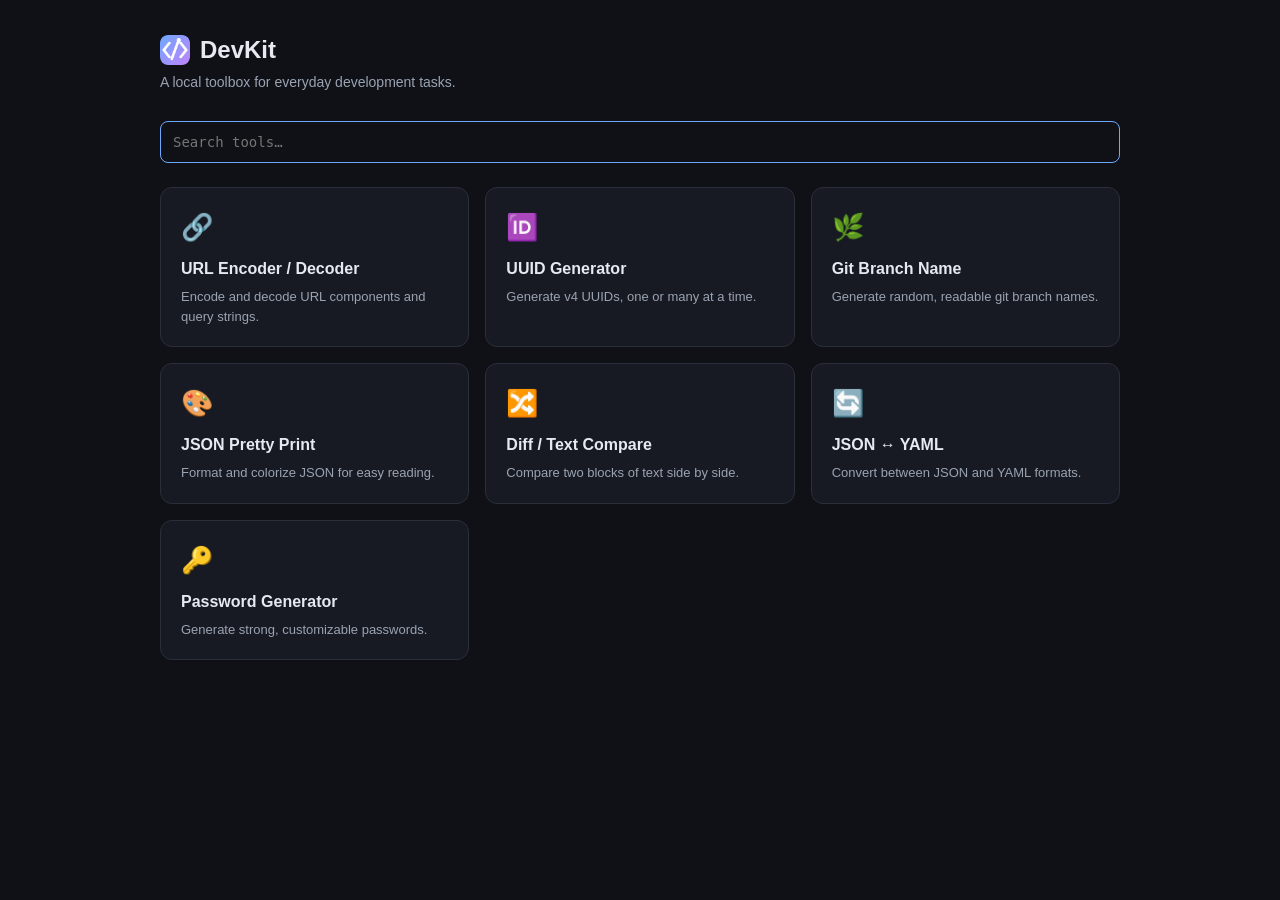
<file: dev-tools/index.html>
<!DOCTYPE html>
<html lang="en">
<head>
  <meta charset="UTF-8" />
  <meta name="viewport" content="width=device-width, initial-scale=1.0" />
  <title>DevKit</title>
  <link rel="stylesheet" href="styles.css" />
</head>
<body>
  <div class="container">
    <header class="site-header">
      <div>
        <h1 class="site-title"><img class="logo-img" src="../icons/icon-48.png" alt="DevKit" /> DevKit</h1>
        <p class="subtitle">A local toolbox for everyday development tasks.</p>
      </div>
    </header>

    <input type="text" id="search" class="search-box" placeholder="Search tools…" autofocus />

    <div class="tool-grid" id="grid">
      <a class="tool-card" href="tools/url-encoder.html" data-name="url encoder decoder percent encode">
        <div class="icon">🔗</div>
        <h3>URL Encoder / Decoder</h3>
        <p>Encode and decode URL components and query strings.</p>
      </a>

      <a class="tool-card" href="tools/uuid-generator.html" data-name="uuid guid generator unique id">
        <div class="icon">🆔</div>
        <h3>UUID Generator</h3>
        <p>Generate v4 UUIDs, one or many at a time.</p>
      </a>

      <a class="tool-card" href="tools/branch-name.html" data-name="git branch name generator random">
        <div class="icon">🌿</div>
        <h3>Git Branch Name</h3>
        <p>Generate random, readable git branch names.</p>
      </a>

      <a class="tool-card" href="tools/json-pretty.html" data-name="json pretty print format colors beautify">
        <div class="icon">🎨</div>
        <h3>JSON Pretty Print</h3>
        <p>Format and colorize JSON for easy reading.</p>
      </a>

      <a class="tool-card" href="tools/diff.html" data-name="diff text compare side by side changes">
        <div class="icon">🔀</div>
        <h3>Diff / Text Compare</h3>
        <p>Compare two blocks of text side by side.</p>
      </a>

      <a class="tool-card" href="tools/json-yaml.html" data-name="json yaml converter convert">
        <div class="icon">🔄</div>
        <h3>JSON ↔ YAML</h3>
        <p>Convert between JSON and YAML formats.</p>
      </a>

      <a class="tool-card" href="tools/password.html" data-name="password generator random secure">
        <div class="icon">🔑</div>
        <h3>Password Generator</h3>
        <p>Generate strong, customizable passwords.</p>
      </a>
    </div>
  </div>

  <script src="index.js"></script>
</body>
</html>
</file>
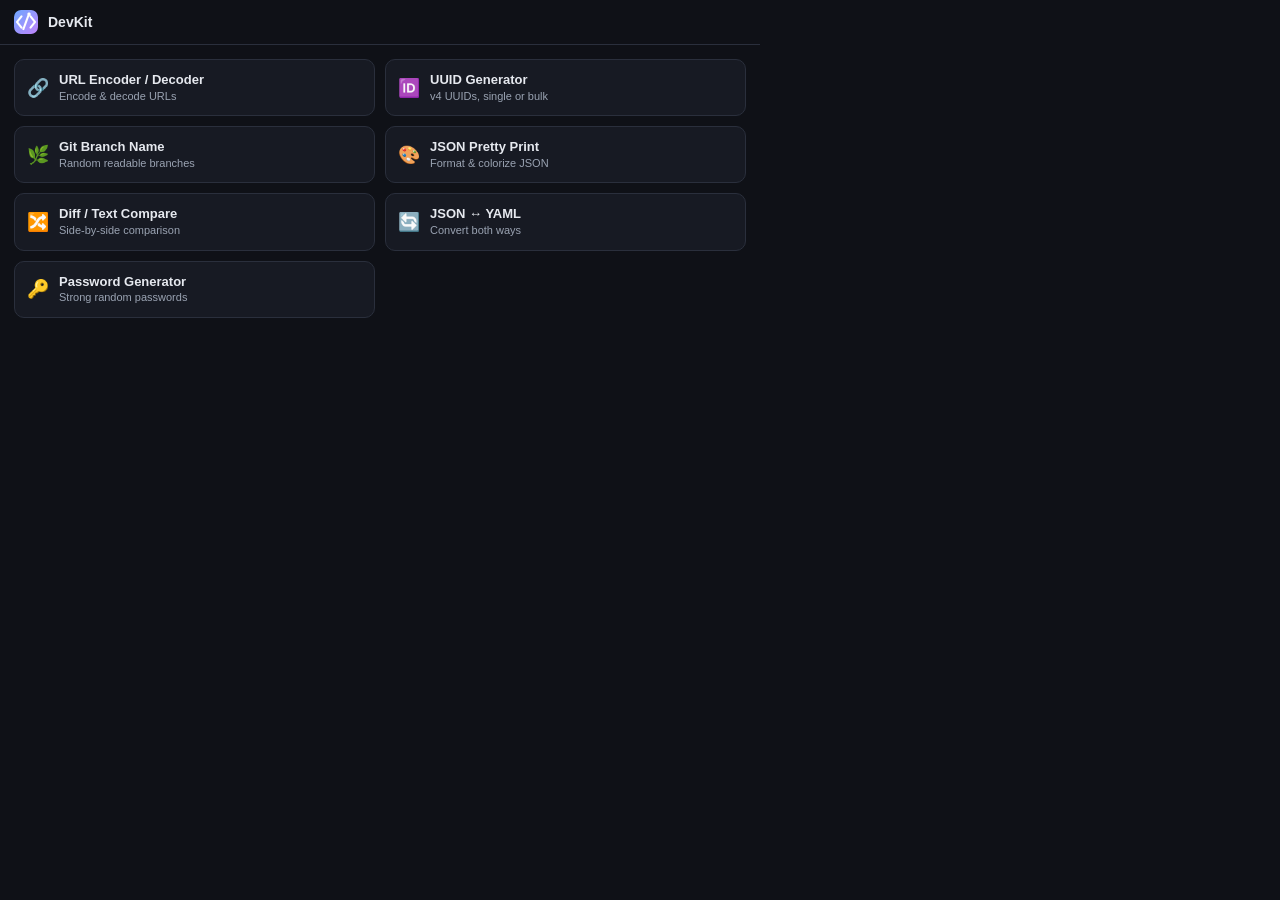
<file: popup.html>
<!DOCTYPE html>
<html lang="en">
<head>
  <meta charset="UTF-8" />
  <meta name="viewport" content="width=device-width, initial-scale=1.0" />
  <title>DevKit</title>
  <style>
    :root {
      --bg: #0f1117;
      --panel: #171a23;
      --panel-2: #1e222d;
      --border: #2a2f3c;
      --text: #e6e9ef;
      --muted: #9aa3b2;
      --accent: #6ea8fe;
      --purple: #c084fc;
    }
    * { box-sizing: border-box; }
    html, body { margin: 0; }
    body {
      width: 760px;
      height: 560px;
      font-family: -apple-system, "Segoe UI", Roboto, sans-serif;
      background: var(--bg);
      color: var(--text);
      display: flex;
      flex-direction: column;
      overflow: hidden;
    }

    /* Top bar */
    .bar {
      display: flex;
      align-items: center;
      gap: 10px;
      padding: 10px 14px;
      border-bottom: 1px solid var(--border);
      flex: none;
      background: var(--bg);
    }
    .logo-img {
      width: 24px; height: 24px;
      border-radius: 7px;
      display: block;
    }
    .bar h1 { margin: 0; font-size: 14px; font-weight: 700; }
    .back {
      display: none;
      align-items: center;
      gap: 5px;
      background: var(--panel-2);
      border: 1px solid var(--border);
      color: var(--text);
      border-radius: 7px;
      padding: 5px 10px;
      font-size: 12px;
      cursor: pointer;
    }
    .back:hover { border-color: var(--accent); }
    .bar .spacer { flex: 1; }

    /* Views */
    .view { flex: 1; min-height: 0; }
    #listView {
      overflow-y: auto;
      padding: 14px;
    }
    .grid {
      display: grid;
      grid-template-columns: repeat(2, 1fr);
      gap: 10px;
    }
    .tool {
      display: flex;
      align-items: center;
      gap: 10px;
      text-align: left;
      background: var(--panel);
      border: 1px solid var(--border);
      border-radius: 10px;
      color: var(--text);
      padding: 12px;
      font-size: 13px;
      cursor: pointer;
      transition: background .12s ease, border-color .12s ease, transform .12s ease;
    }
    .tool:hover { background: var(--panel-2); border-color: var(--accent); transform: translateY(-2px); }
    .tool .ico { font-size: 18px; width: 22px; text-align: center; }
    .tool .label { font-weight: 600; }
    .tool .desc { color: var(--muted); font-size: 11px; font-weight: 400; }
    .tool .txt { display: flex; flex-direction: column; line-height: 1.3; }

    /* Tool frame */
    #frameView { display: none; }
    #frameView.active { display: block; }
    #listView.hidden { display: none; }
    iframe {
      width: 100%;
      height: 100%;
      border: 0;
      display: block;
    }
  </style>
</head>
<body>
  <div class="bar">
    <button class="back" id="backBtn">← Back</button>
    <img class="logo-img" id="logoImg" src="icons/icon-48.png" alt="DevKit" />
    <h1 id="title">DevKit</h1>
    <span class="spacer"></span>
  </div>

  <div class="view" id="listView">
    <div class="grid">
      <button class="tool" data-page="dev-tools/tools/url-encoder.html" data-title="URL Encoder / Decoder" data-icon="🔗">
        <span class="ico">🔗</span>
        <span class="txt"><span class="label">URL Encoder / Decoder</span><span class="desc">Encode & decode URLs</span></span>
      </button>
      <button class="tool" data-page="dev-tools/tools/uuid-generator.html" data-title="UUID Generator" data-icon="🆔">
        <span class="ico">🆔</span>
        <span class="txt"><span class="label">UUID Generator</span><span class="desc">v4 UUIDs, single or bulk</span></span>
      </button>
      <button class="tool" data-page="dev-tools/tools/branch-name.html" data-title="Git Branch Name" data-icon="🌿">
        <span class="ico">🌿</span>
        <span class="txt"><span class="label">Git Branch Name</span><span class="desc">Random readable branches</span></span>
      </button>
      <button class="tool" data-page="dev-tools/tools/json-pretty.html" data-title="JSON Pretty Print" data-icon="🎨">
        <span class="ico">🎨</span>
        <span class="txt"><span class="label">JSON Pretty Print</span><span class="desc">Format & colorize JSON</span></span>
      </button>
      <button class="tool" data-page="dev-tools/tools/diff.html" data-title="Diff / Text Compare" data-icon="🔀">
        <span class="ico">🔀</span>
        <span class="txt"><span class="label">Diff / Text Compare</span><span class="desc">Side-by-side comparison</span></span>
      </button>
      <button class="tool" data-page="dev-tools/tools/json-yaml.html" data-title="JSON ↔ YAML" data-icon="🔄">
        <span class="ico">🔄</span>
        <span class="txt"><span class="label">JSON ↔ YAML</span><span class="desc">Convert both ways</span></span>
      </button>
      <button class="tool" data-page="dev-tools/tools/password.html" data-title="Password Generator" data-icon="🔑">
        <span class="ico">🔑</span>
        <span class="txt"><span class="label">Password Generator</span><span class="desc">Strong random passwords</span></span>
      </button>
    </div>
  </div>

  <div class="view" id="frameView">
    <iframe id="frame" title="tool"></iframe>
  </div>

  <script src="popup.js"></script>
</body>
</html>
</file>
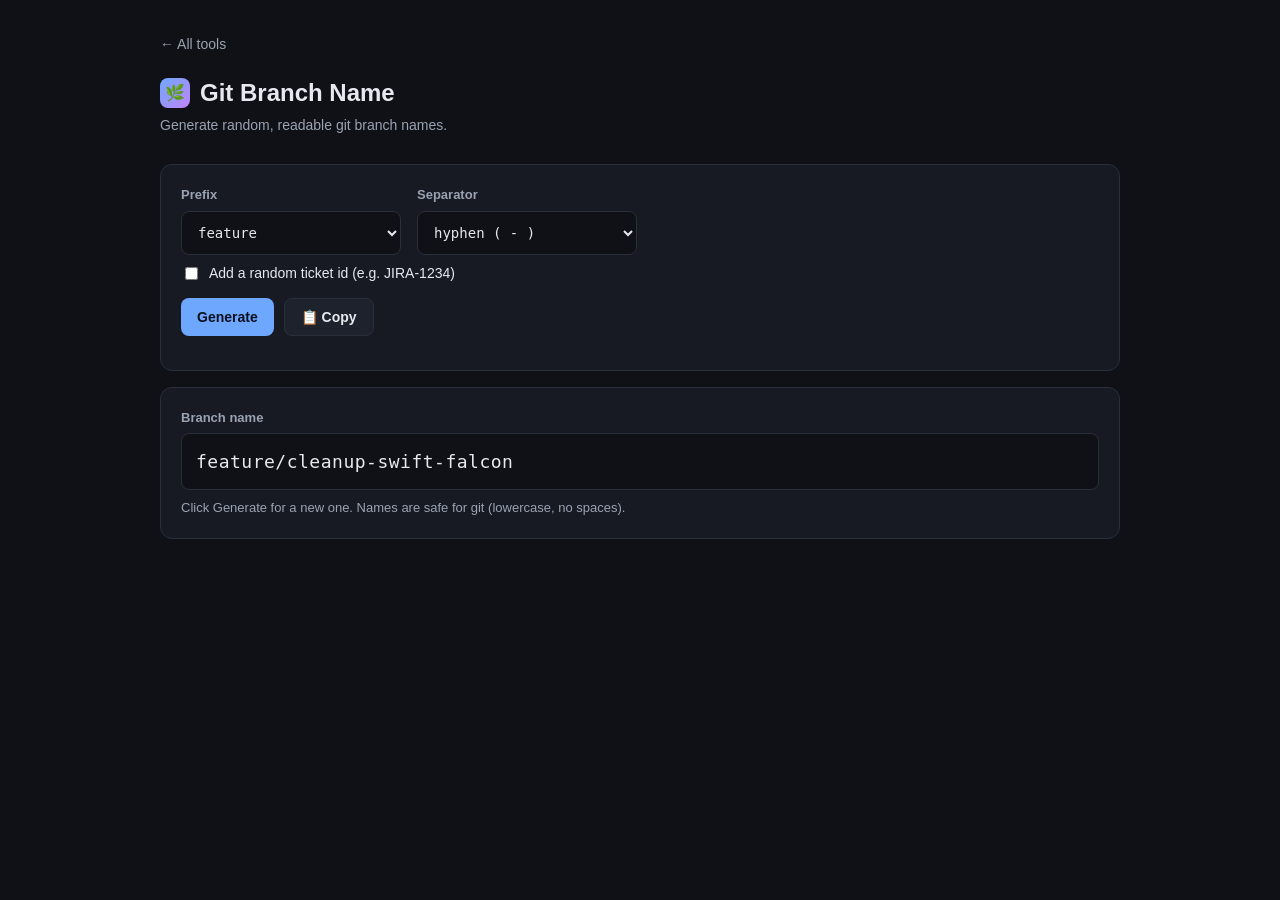
<file: dev-tools/tools/branch-name.html>
<!DOCTYPE html>
<html lang="en">
<head>
  <meta charset="UTF-8" />
  <meta name="viewport" content="width=device-width, initial-scale=1.0" />
  <title>Git Branch Name Generator — Dev Tools</title>
  <link rel="stylesheet" href="../styles.css" />
</head>
<body>
  <div class="container">
    <a class="back-link" href="../index.html">← All tools</a>
    <header class="site-header">
      <div>
        <h1 class="site-title"><span class="logo">🌿</span> Git Branch Name</h1>
        <p class="subtitle">Generate random, readable git branch names.</p>
      </div>
    </header>

    <div class="panel">
      <div class="row">
        <div class="col" style="flex:0 1 220px;">
          <label class="field-label" for="type">Prefix</label>
          <select id="type">
            <option value="feature">feature</option>
            <option value="fix">fix</option>
            <option value="chore">chore</option>
            <option value="hotfix">hotfix</option>
            <option value="refactor">refactor</option>
            <option value="docs">docs</option>
            <option value="test">test</option>
            <option value="">(none)</option>
          </select>
        </div>
        <div class="col" style="flex:0 1 220px;">
          <label class="field-label" for="sep">Separator</label>
          <select id="sep">
            <option value="-">hyphen ( - )</option>
            <option value="_">underscore ( _ )</option>
          </select>
        </div>
      </div>
      <div class="checkbox-row">
        <input type="checkbox" id="ticket" />
        <label for="ticket">Add a random ticket id (e.g. JIRA-1234)</label>
      </div>
      <div class="btn-row">
        <button class="btn" id="genBtn">Generate</button>
        <button class="btn secondary" id="copyBtn">📋 Copy</button>
      </div>
    </div>

    <div class="panel">
      <label class="field-label">Branch name</label>
      <div class="output mono-big" id="output"></div>
      <div class="hint">Click Generate for a new one. Names are safe for git (lowercase, no spaces).</div>
    </div>
  </div>

  <script src="common.js"></script>
  <script src="branch-name.js"></script>
</body>
</html>
</file>
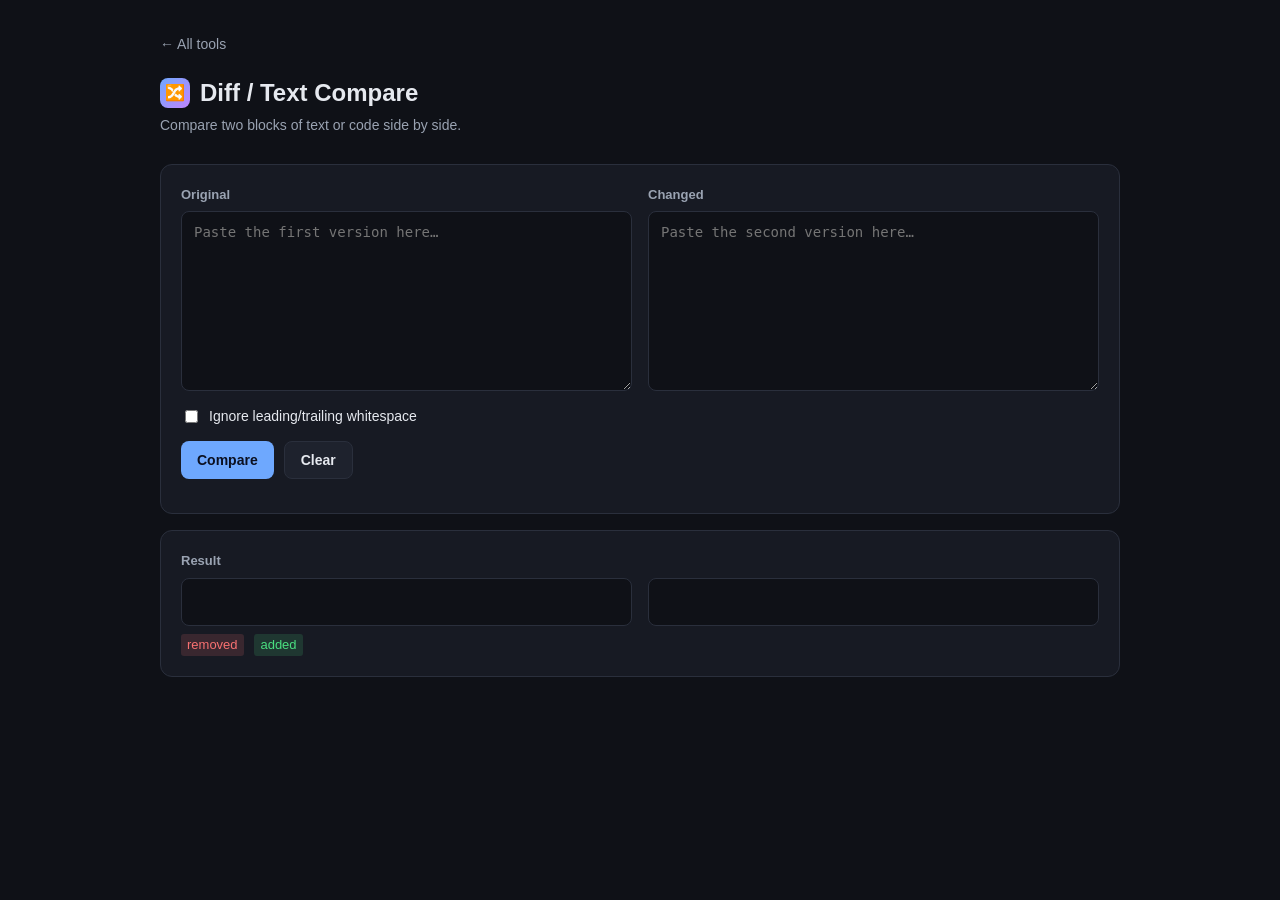
<file: dev-tools/tools/diff.html>
<!DOCTYPE html>
<html lang="en">
<head>
  <meta charset="UTF-8" />
  <meta name="viewport" content="width=device-width, initial-scale=1.0" />
  <title>Diff / Text Compare — Dev Tools</title>
  <link rel="stylesheet" href="../styles.css" />
</head>
<body>
  <div class="container">
    <a class="back-link" href="../index.html">← All tools</a>
    <header class="site-header">
      <div>
        <h1 class="site-title"><span class="logo">🔀</span> Diff / Text Compare</h1>
        <p class="subtitle">Compare two blocks of text or code side by side.</p>
      </div>
    </header>

    <div class="panel">
      <div class="row">
        <div class="col">
          <label class="field-label" for="left">Original</label>
          <textarea id="left" placeholder="Paste the first version here…"></textarea>
        </div>
        <div class="col">
          <label class="field-label" for="right">Changed</label>
          <textarea id="right" placeholder="Paste the second version here…"></textarea>
        </div>
      </div>
      <div class="checkbox-row">
        <input type="checkbox" id="ignoreWs" />
        <label for="ignoreWs">Ignore leading/trailing whitespace</label>
      </div>
      <div class="btn-row">
        <button class="btn" id="compareBtn">Compare</button>
        <button class="btn secondary" id="clearBtn">Clear</button>
      </div>
    </div>

    <div class="panel">
      <label class="field-label">Result</label>
      <div class="hint" id="summary"></div>
      <div class="row">
        <div class="col">
          <div class="output" id="outLeft" style="font-size:13px;"></div>
        </div>
        <div class="col">
          <div class="output" id="outRight" style="font-size:13px;"></div>
        </div>
      </div>
      <div class="hint">
        <span class="diff-line diff-removed" style="display:inline-block;">removed</span>
        &nbsp;
        <span class="diff-line diff-added" style="display:inline-block;">added</span>
      </div>
    </div>
  </div>

  <script src="common.js"></script>
  <script src="diff.js"></script>
</body>
</html>
</file>
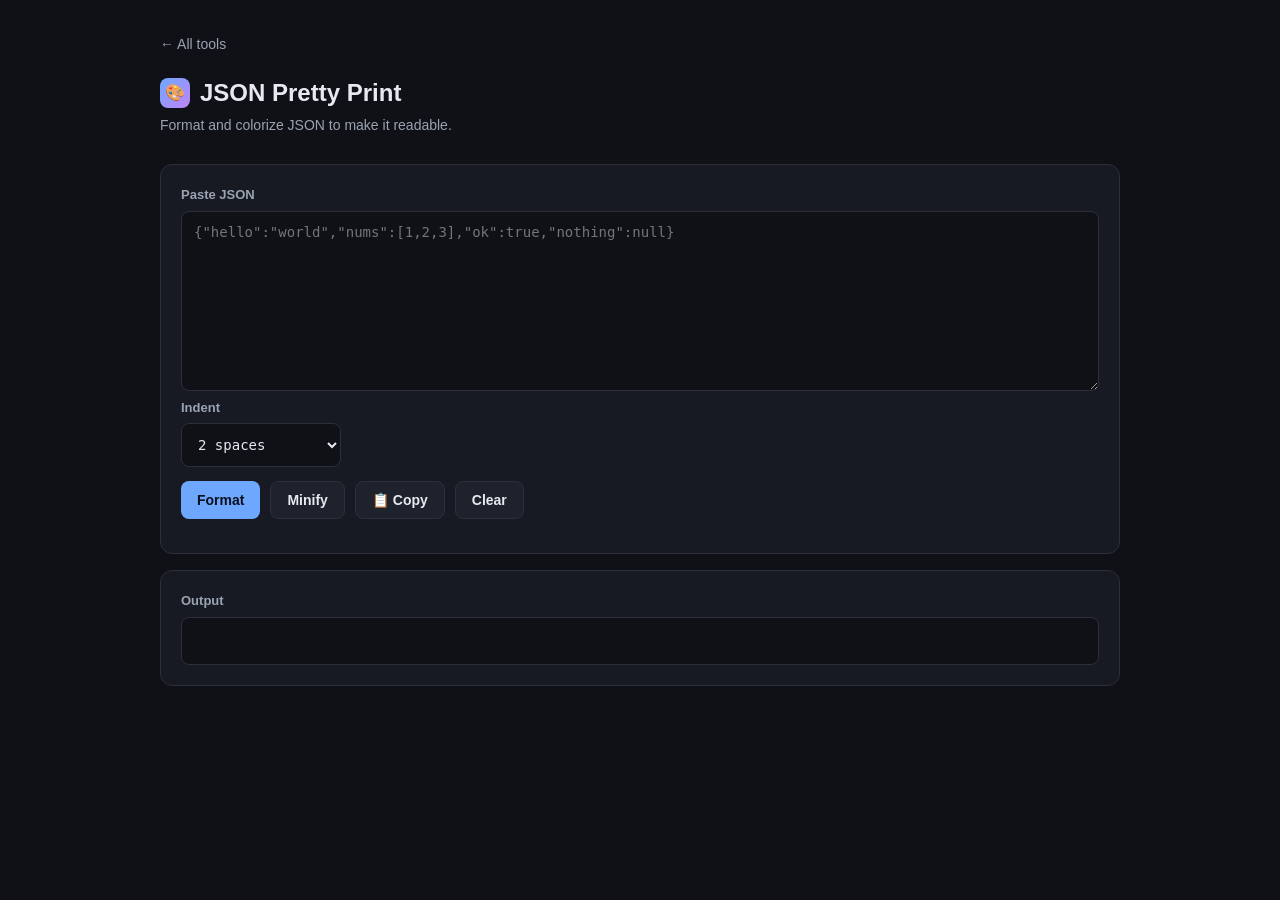
<file: dev-tools/tools/json-pretty.html>
<!DOCTYPE html>
<html lang="en">
<head>
  <meta charset="UTF-8" />
  <meta name="viewport" content="width=device-width, initial-scale=1.0" />
  <title>JSON Pretty Print — Dev Tools</title>
  <link rel="stylesheet" href="../styles.css" />
</head>
<body>
  <div class="container">
    <a class="back-link" href="../index.html">← All tools</a>
    <header class="site-header">
      <div>
        <h1 class="site-title"><span class="logo">🎨</span> JSON Pretty Print</h1>
        <p class="subtitle">Format and colorize JSON to make it readable.</p>
      </div>
    </header>

    <div class="panel">
      <label class="field-label" for="input">Paste JSON</label>
      <textarea id="input" placeholder='{"hello":"world","nums":[1,2,3],"ok":true,"nothing":null}'></textarea>
      <div class="row">
        <div class="col" style="flex:0 1 160px;">
          <label class="field-label" for="indent">Indent</label>
          <select id="indent">
            <option value="2">2 spaces</option>
            <option value="4">4 spaces</option>
            <option value="tab">Tab</option>
          </select>
        </div>
      </div>
      <div class="btn-row">
        <button class="btn" id="formatBtn">Format</button>
        <button class="btn secondary" id="minifyBtn">Minify</button>
        <button class="btn secondary" id="copyBtn">📋 Copy</button>
        <button class="btn secondary" id="clearBtn">Clear</button>
      </div>
      <div class="error" id="error"></div>
    </div>

    <div class="panel">
      <label class="field-label">Output</label>
      <pre class="output" id="output" style="margin:0;"></pre>
    </div>
  </div>

  <script src="common.js"></script>
  <script src="json-pretty.js"></script>
</body>
</html>
</file>
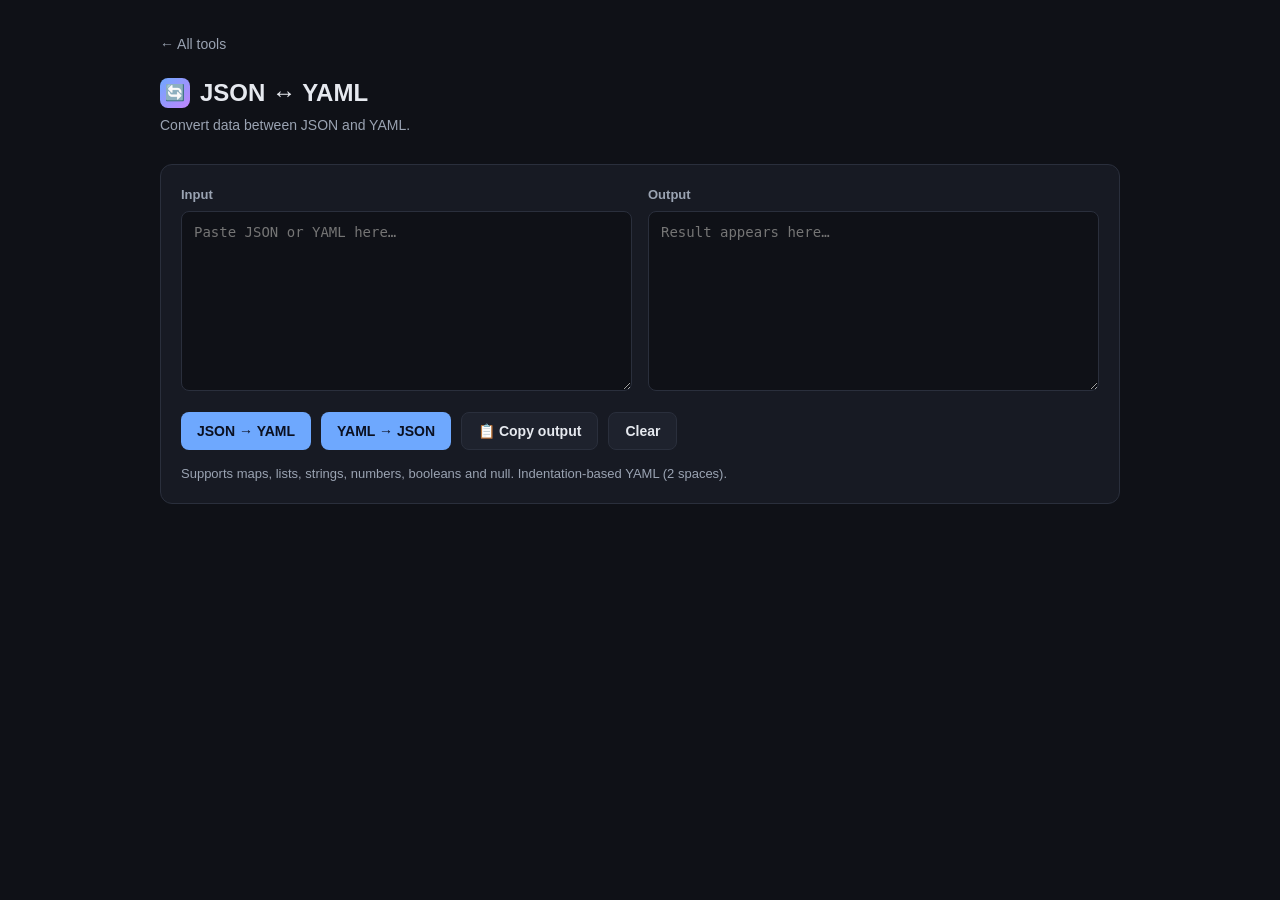
<file: dev-tools/tools/json-yaml.html>
<!DOCTYPE html>
<html lang="en">
<head>
  <meta charset="UTF-8" />
  <meta name="viewport" content="width=device-width, initial-scale=1.0" />
  <title>JSON ↔ YAML — Dev Tools</title>
  <link rel="stylesheet" href="../styles.css" />
</head>
<body>
  <div class="container">
    <a class="back-link" href="../index.html">← All tools</a>
    <header class="site-header">
      <div>
        <h1 class="site-title"><span class="logo">🔄</span> JSON ↔ YAML</h1>
        <p class="subtitle">Convert data between JSON and YAML.</p>
      </div>
    </header>

    <div class="panel">
      <div class="row">
        <div class="col">
          <label class="field-label" for="input">Input</label>
          <textarea id="input" placeholder="Paste JSON or YAML here…"></textarea>
        </div>
        <div class="col">
          <label class="field-label" for="output">Output</label>
          <textarea id="output" readonly placeholder="Result appears here…"></textarea>
        </div>
      </div>
      <div class="btn-row">
        <button class="btn" id="toYaml">JSON → YAML</button>
        <button class="btn" id="toJson">YAML → JSON</button>
        <button class="btn secondary" id="copyBtn">📋 Copy output</button>
        <button class="btn secondary" id="clearBtn">Clear</button>
      </div>
      <div class="error" id="error"></div>
      <div class="hint">Supports maps, lists, strings, numbers, booleans and null. Indentation-based YAML (2 spaces).</div>
    </div>
  </div>

  <script src="common.js"></script>
  <script src="json-yaml.js"></script>
</body>
</html>
</file>
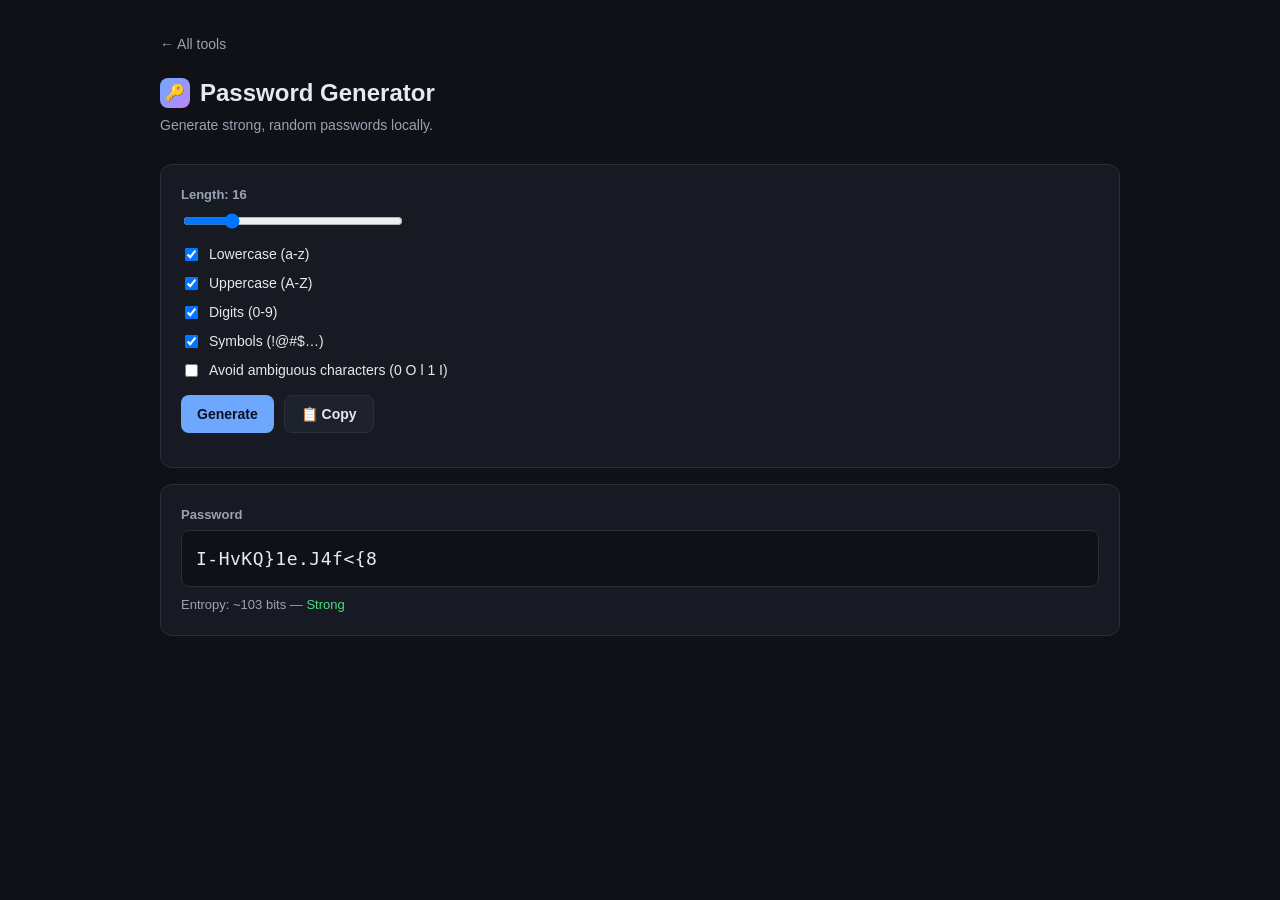
<file: dev-tools/tools/password.html>
<!DOCTYPE html>
<html lang="en">
<head>
  <meta charset="UTF-8" />
  <meta name="viewport" content="width=device-width, initial-scale=1.0" />
  <title>Password Generator — Dev Tools</title>
  <link rel="stylesheet" href="../styles.css" />
</head>
<body>
  <div class="container">
    <a class="back-link" href="../index.html">← All tools</a>
    <header class="site-header">
      <div>
        <h1 class="site-title"><span class="logo">🔑</span> Password Generator</h1>
        <p class="subtitle">Generate strong, random passwords locally.</p>
      </div>
    </header>

    <div class="panel">
      <div class="row">
        <div class="col" style="flex:0 1 220px;">
          <label class="field-label" for="length">Length: <span id="lenLabel">16</span></label>
          <input type="range" id="length" min="4" max="64" value="16" style="width:100%;" />
        </div>
      </div>
      <div class="checkbox-row"><input type="checkbox" id="lower" checked /><label for="lower">Lowercase (a-z)</label></div>
      <div class="checkbox-row"><input type="checkbox" id="upper" checked /><label for="upper">Uppercase (A-Z)</label></div>
      <div class="checkbox-row"><input type="checkbox" id="digits" checked /><label for="digits">Digits (0-9)</label></div>
      <div class="checkbox-row"><input type="checkbox" id="symbols" checked /><label for="symbols">Symbols (!@#$…)</label></div>
      <div class="checkbox-row"><input type="checkbox" id="noAmbig" /><label for="noAmbig">Avoid ambiguous characters (0 O l 1 I)</label></div>
      <div class="btn-row">
        <button class="btn" id="genBtn">Generate</button>
        <button class="btn secondary" id="copyBtn">📋 Copy</button>
      </div>
      <div class="error" id="error"></div>
    </div>

    <div class="panel">
      <label class="field-label">Password</label>
      <div class="output mono-big" id="output"></div>
      <div class="hint" id="strength"></div>
    </div>
  </div>

  <script src="common.js"></script>
  <script src="password.js"></script>
</body>
</html>
</file>
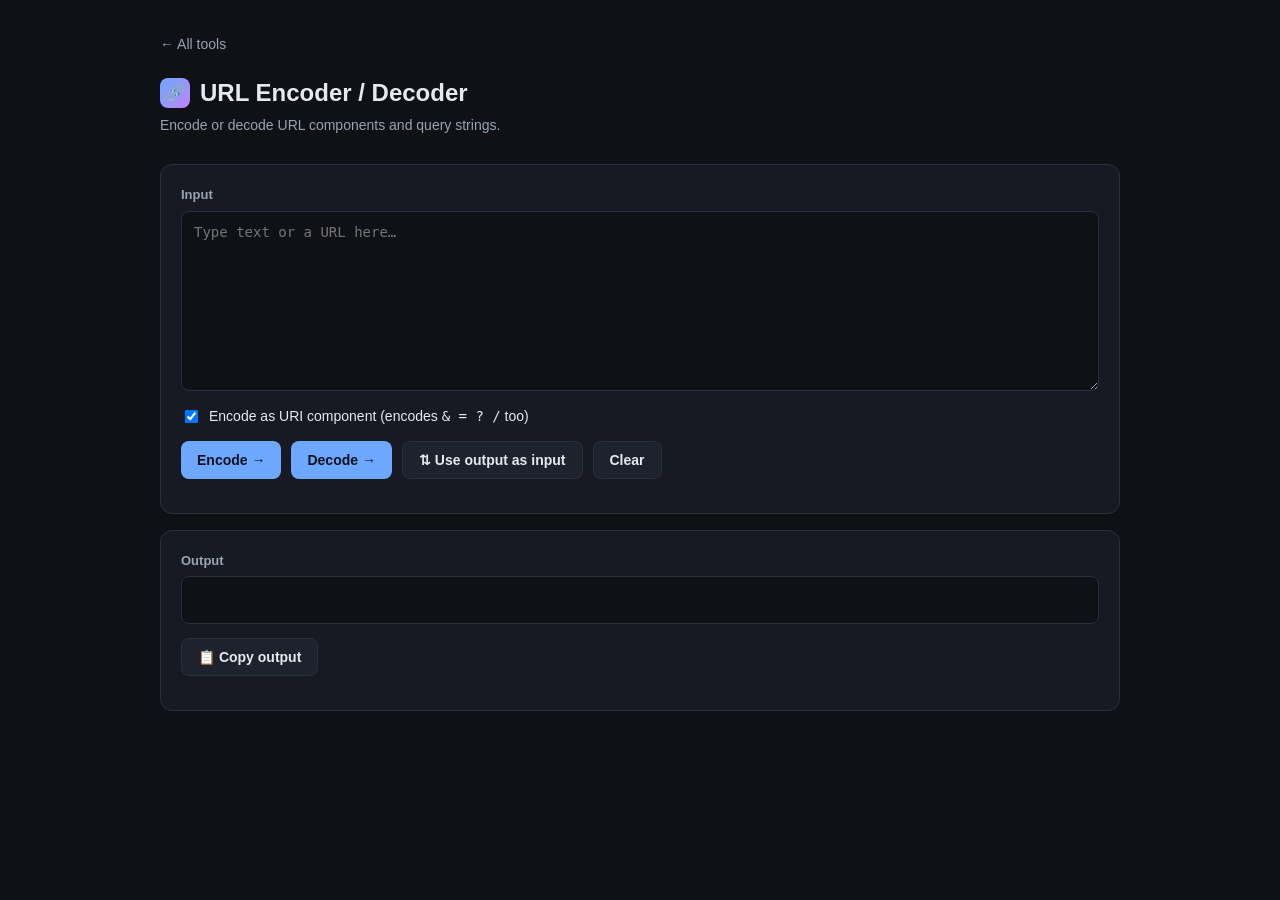
<file: dev-tools/tools/url-encoder.html>
<!DOCTYPE html>
<html lang="en">
<head>
  <meta charset="UTF-8" />
  <meta name="viewport" content="width=device-width, initial-scale=1.0" />
  <title>URL Encoder / Decoder — Dev Tools</title>
  <link rel="stylesheet" href="../styles.css" />
</head>
<body>
  <div class="container">
    <a class="back-link" href="../index.html">← All tools</a>
    <header class="site-header">
      <div>
        <h1 class="site-title"><span class="logo">🔗</span> URL Encoder / Decoder</h1>
        <p class="subtitle">Encode or decode URL components and query strings.</p>
      </div>
    </header>

    <div class="panel">
      <label class="field-label" for="input">Input</label>
      <textarea id="input" placeholder="Type text or a URL here…"></textarea>
      <div class="checkbox-row">
        <input type="checkbox" id="component" checked />
        <label for="component">Encode as URI component (encodes <code>&amp; = ? /</code> too)</label>
      </div>
      <div class="btn-row">
        <button class="btn" id="encodeBtn">Encode →</button>
        <button class="btn" id="decodeBtn">Decode →</button>
        <button class="btn secondary" id="swapBtn">⇅ Use output as input</button>
        <button class="btn secondary" id="clearBtn">Clear</button>
      </div>
    </div>

    <div class="panel">
      <label class="field-label">Output</label>
      <div class="output" id="output"></div>
      <div class="error" id="error"></div>
      <div class="btn-row">
        <button class="btn secondary" id="copyBtn">📋 Copy output</button>
      </div>
    </div>
  </div>

  <script src="common.js"></script>
  <script src="url-encoder.js"></script>
</body>
</html>
</file>
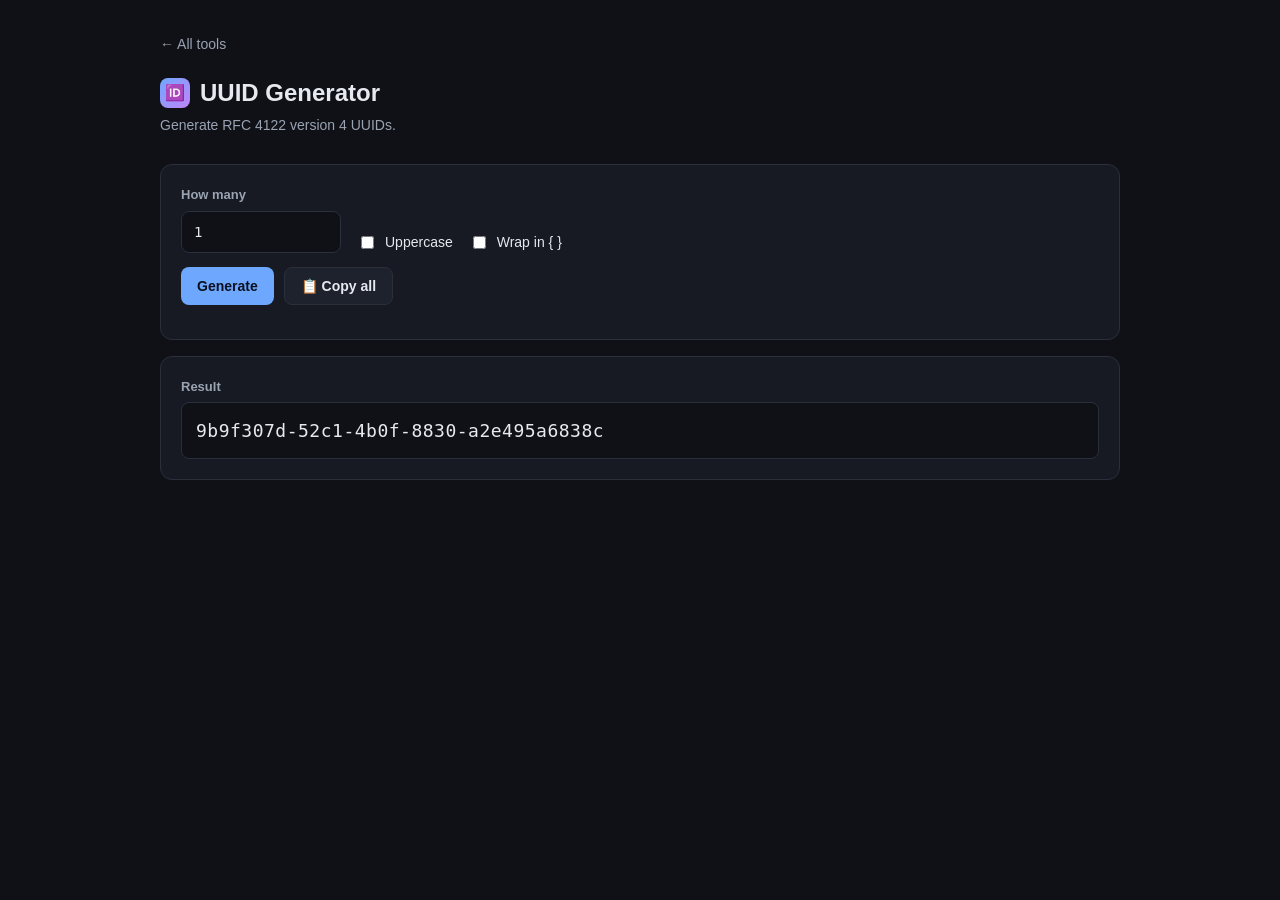
<file: dev-tools/tools/uuid-generator.html>
<!DOCTYPE html>
<html lang="en">
<head>
  <meta charset="UTF-8" />
  <meta name="viewport" content="width=device-width, initial-scale=1.0" />
  <title>UUID Generator — Dev Tools</title>
  <link rel="stylesheet" href="../styles.css" />
</head>
<body>
  <div class="container">
    <a class="back-link" href="../index.html">← All tools</a>
    <header class="site-header">
      <div>
        <h1 class="site-title"><span class="logo">🆔</span> UUID Generator</h1>
        <p class="subtitle">Generate RFC 4122 version 4 UUIDs.</p>
      </div>
    </header>

    <div class="panel">
      <div class="row">
        <div class="col" style="flex: 0 1 160px;">
          <label class="field-label" for="count">How many</label>
          <input type="number" id="count" value="1" min="1" max="1000" />
        </div>
        <div class="col" style="display:flex; align-items:flex-end;">
          <div class="checkbox-row" style="margin:0;">
            <input type="checkbox" id="uppercase" />
            <label for="uppercase">Uppercase</label>
          </div>
          <div class="checkbox-row" style="margin:0 0 0 16px;">
            <input type="checkbox" id="braces" />
            <label for="braces">Wrap in { }</label>
          </div>
        </div>
      </div>
      <div class="btn-row">
        <button class="btn" id="genBtn">Generate</button>
        <button class="btn secondary" id="copyBtn">📋 Copy all</button>
      </div>
    </div>

    <div class="panel">
      <label class="field-label">Result</label>
      <div class="output mono-big" id="output"></div>
    </div>
  </div>

  <script src="common.js"></script>
  <script src="uuid-generator.js"></script>
</body>
</html>
</file>
<file: dev-tools/styles.css>
:root {
  --bg: #0f1117;
  --bg-elev: #171a23;
  --bg-elev-2: #1e222d;
  --border: #2a2f3c;
  --text: #e6e9ef;
  --text-dim: #9aa3b2;
  --accent: #6ea8fe;
  --accent-hover: #4a8bfd;
  --green: #4ade80;
  --red: #f87171;
  --yellow: #fbbf24;
  --purple: #c084fc;
  --radius: 12px;
  --mono: ui-monospace, SFMono-Regular, "SF Mono", Menlo, Consolas, monospace;
  --sans: -apple-system, BlinkMacSystemFont, "Segoe UI", Roboto, Helvetica, Arial, sans-serif;
}

* { box-sizing: border-box; }

html, body {
  margin: 0;
  padding: 0;
  background: var(--bg);
  color: var(--text);
  font-family: var(--sans);
  line-height: 1.5;
}

a { color: var(--accent); text-decoration: none; }
a:hover { color: var(--accent-hover); }

.container {
  max-width: 1000px;
  margin: 0 auto;
  padding: 32px 20px 64px;
}

/* Header */
.site-header {
  display: flex;
  align-items: center;
  justify-content: space-between;
  gap: 16px;
  margin-bottom: 28px;
  flex-wrap: wrap;
}
.site-title {
  font-size: 24px;
  font-weight: 700;
  margin: 0;
  display: flex;
  align-items: center;
  gap: 10px;
}
.site-title .logo {
  width: 30px; height: 30px;
  display: inline-flex; align-items: center; justify-content: center;
  background: linear-gradient(135deg, var(--accent), var(--purple));
  border-radius: 8px;
  font-size: 16px;
}
.site-title .logo-img {
  width: 30px; height: 30px;
  border-radius: 8px;
  vertical-align: middle;
}
.subtitle { color: var(--text-dim); font-size: 14px; margin: 4px 0 0; }

.back-link {
  display: inline-flex;
  align-items: center;
  gap: 6px;
  font-size: 14px;
  color: var(--text-dim);
  margin-bottom: 20px;
}
.back-link:hover { color: var(--accent); }

/* Search */
.search-box {
  width: 100%;
  padding: 12px 16px;
  background: var(--bg-elev);
  border: 1px solid var(--border);
  border-radius: var(--radius);
  color: var(--text);
  font-size: 15px;
  margin-bottom: 24px;
}
.search-box:focus { outline: none; border-color: var(--accent); }

/* Tool grid */
.tool-grid {
  display: grid;
  grid-template-columns: repeat(auto-fill, minmax(240px, 1fr));
  gap: 16px;
}
.tool-card {
  display: block;
  background: var(--bg-elev);
  border: 1px solid var(--border);
  border-radius: var(--radius);
  padding: 20px;
  transition: transform .12s ease, border-color .12s ease, background .12s ease;
  color: var(--text);
}
.tool-card:hover {
  transform: translateY(-3px);
  border-color: var(--accent);
  background: var(--bg-elev-2);
  color: var(--text);
}
.tool-card .icon { font-size: 26px; margin-bottom: 10px; }
.tool-card h3 { margin: 0 0 6px; font-size: 16px; }
.tool-card p { margin: 0; color: var(--text-dim); font-size: 13px; }

/* Tool page layout */
.panel {
  background: var(--bg-elev);
  border: 1px solid var(--border);
  border-radius: var(--radius);
  padding: 20px;
  margin-bottom: 16px;
}
.row { display: flex; gap: 16px; flex-wrap: wrap; }
.row > .col { flex: 1 1 300px; min-width: 0; }

label.field-label {
  display: block;
  font-size: 13px;
  color: var(--text-dim);
  margin-bottom: 6px;
  font-weight: 600;
}

textarea, input[type="text"], input[type="number"], select {
  width: 100%;
  background: var(--bg);
  border: 1px solid var(--border);
  border-radius: 8px;
  color: var(--text);
  font-family: var(--mono);
  font-size: 14px;
  padding: 12px;
  resize: vertical;
}
textarea { min-height: 180px; }
textarea:focus, input:focus, select:focus { outline: none; border-color: var(--accent); }

.btn {
  display: inline-flex;
  align-items: center;
  gap: 6px;
  background: var(--accent);
  color: #0b1020;
  border: none;
  border-radius: 8px;
  padding: 10px 16px;
  font-size: 14px;
  font-weight: 600;
  cursor: pointer;
  transition: background .12s ease;
}
.btn:hover { background: var(--accent-hover); }
.btn.secondary {
  background: var(--bg-elev-2);
  color: var(--text);
  border: 1px solid var(--border);
}
.btn.secondary:hover { border-color: var(--accent); }
.btn-row { display: flex; gap: 10px; flex-wrap: wrap; margin: 14px 0; }

.output {
  background: var(--bg);
  border: 1px solid var(--border);
  border-radius: 8px;
  padding: 14px;
  font-family: var(--mono);
  font-size: 14px;
  white-space: pre-wrap;
  word-break: break-word;
  min-height: 48px;
}
.hint { color: var(--text-dim); font-size: 13px; margin-top: 8px; }
.error { color: var(--red); font-size: 13px; margin-top: 8px; }

.checkbox-row { display: flex; align-items: center; gap: 8px; margin: 8px 0; }
.checkbox-row input { width: auto; }
.checkbox-row label { font-size: 14px; margin: 0; cursor: pointer; }

.copied-toast {
  position: fixed;
  bottom: 24px;
  left: 50%;
  transform: translateX(-50%);
  background: var(--green);
  color: #04210f;
  padding: 10px 18px;
  border-radius: 999px;
  font-weight: 600;
  font-size: 14px;
  opacity: 0;
  pointer-events: none;
  transition: opacity .2s ease;
}
.copied-toast.show { opacity: 1; }

/* JSON syntax colors */
.json-key { color: var(--accent); }
.json-string { color: var(--green); }
.json-number { color: var(--yellow); }
.json-boolean { color: var(--purple); }
.json-null { color: var(--red); }

/* Diff colors */
.diff-added { background: rgba(74, 222, 128, .15); color: var(--green); }
.diff-removed { background: rgba(248, 113, 113, .15); color: var(--red); }
.diff-line { display: block; padding: 1px 6px; border-radius: 3px; }

.mono-big { font-family: var(--mono); font-size: 18px; letter-spacing: .5px; }
</file>
